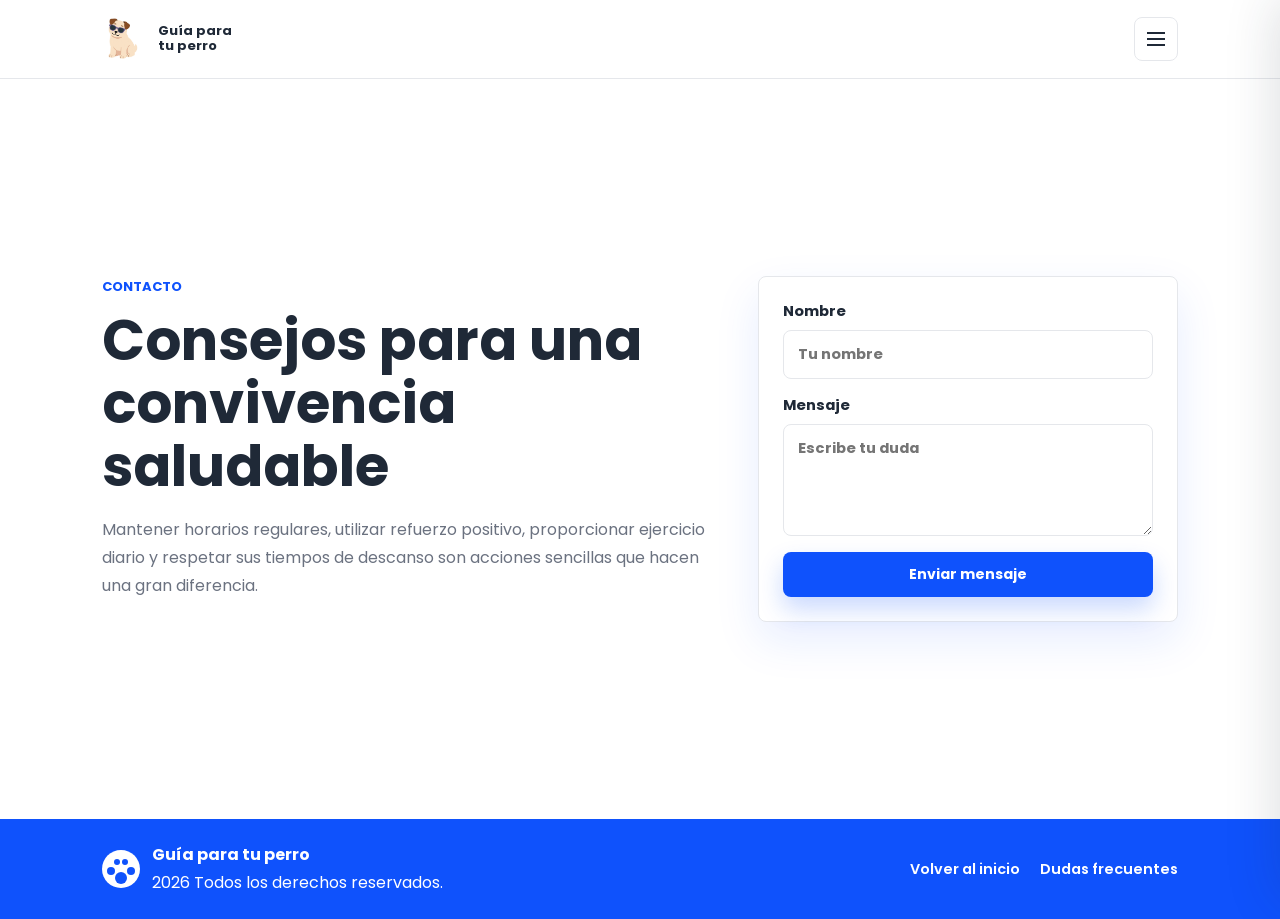
<file: contacto.html>
<!DOCTYPE html>
<html lang="es">
<head>
  <meta charset="UTF-8">
  <meta name="viewport" content="width=device-width, initial-scale=1.0">
  <title>Contacto | Guía para tu perro</title>
  <link rel="preconnect" href="https://fonts.googleapis.com">
  <link rel="preconnect" href="https://fonts.gstatic.com" crossorigin>
  <link href="https://fonts.googleapis.com/css2?family=Poppins:wght@300;400;500;600;700&display=swap" rel="stylesheet">
  <link rel="stylesheet" href="estilos.css">
</head>
<body>
  <header class="site-header">
    <a class="brand" href="index.html"><span class="brand-icon" aria-hidden="true"><img src="img/logo-perro.png" alt=""></span><span>Guía para<br>tu perro</span></a>
    <button class="menu-toggle" type="button" aria-label="Abrir menú" aria-expanded="false" aria-controls="menu-principal"><span></span><span></span><span></span></button>
    <nav class="main-nav" id="menu-principal" aria-label="Navegación principal">
      <p class="menu-label">Menú de secciones</p>
      <a href="index.html">Inicio</a>
      <a href="primerosdias.html">Primeros días</a>
      <a href="rutinas.html">Rutinas</a>
      <a href="guias.html">Guías</a>
      <a href="porqueimporta.html">Por qué importa</a>
      <a href="dudasfrecuentes.html">Dudas frecuentes</a>
      <a href="contacto.html" class="nav-button active-link">Contacto</a>
    </nav>
  </header>
  <div class="menu-backdrop" hidden></div>

  <main>
    <section class="section contact-section page-start">
      <div>
        <p class="eyebrow">Contacto</p>
        <h1>Consejos para una convivencia saludable</h1>
        <p>
          Mantener horarios regulares, utilizar refuerzo positivo, proporcionar
          ejercicio diario y respetar sus tiempos de descanso son acciones
          sencillas que hacen una gran diferencia.
        </p>
      </div>
      <form class="contact-card">
        <label>Nombre<input type="text" name="nombre" placeholder="Tu nombre"></label>
        <label>Mensaje<textarea name="mensaje" rows="4" placeholder="Escribe tu duda"></textarea></label>
        <button class="primary-button as-button" type="submit">Enviar mensaje</button>
      </form>
    </section>
  </main>

  <nav class="bottom-nav" aria-label="Navegación móvil"><a href="index.html"><span class="mini-icon home-icon"></span>Inicio</a><a href="rutinas.html"><span class="mini-icon clock-icon"></span>Rutina</a><a href="guias.html"><span class="mini-icon checklist-icon"></span>Guías</a><a href="contacto.html"><span class="mini-icon heart-icon"></span>Contacto</a></nav>
  <footer class="site-footer"><div class="footer-brand"><span class="footer-icon" aria-hidden="true"></span><p><strong>Guía para tu perro</strong><br>2026 Todos los derechos reservados.</p></div><div class="footer-links"><a href="index.html">Volver al inicio</a><a href="dudasfrecuentes.html">Dudas frecuentes</a></div></footer>
  <script src="script.js"></script>
</body>
</html>
</file>
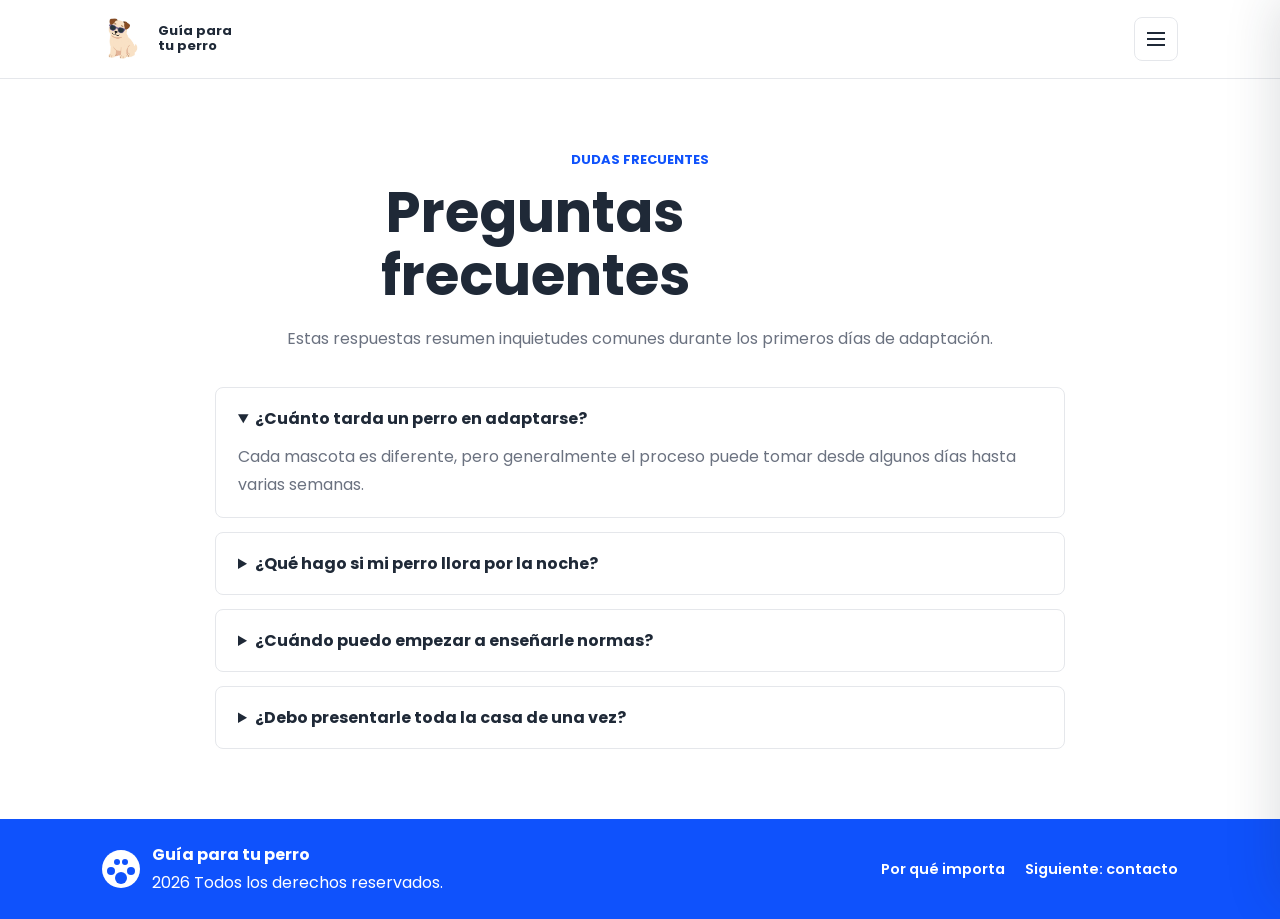
<file: dudasfrecuentes.html>
<!DOCTYPE html>
<html lang="es">
<head>
  <meta charset="UTF-8">
  <meta name="viewport" content="width=device-width, initial-scale=1.0">
  <title>Dudas frecuentes | Guía para tu perro</title>
  <link rel="preconnect" href="https://fonts.googleapis.com">
  <link rel="preconnect" href="https://fonts.gstatic.com" crossorigin>
  <link href="https://fonts.googleapis.com/css2?family=Poppins:wght@300;400;500;600;700&display=swap" rel="stylesheet">
  <link rel="stylesheet" href="estilos.css">
</head>
<body>
  <header class="site-header">
    <a class="brand" href="index.html"><span class="brand-icon" aria-hidden="true"><img src="img/logo-perro.png" alt=""></span><span>Guía para<br>tu perro</span></a>
    <button class="menu-toggle" type="button" aria-label="Abrir menú" aria-expanded="false" aria-controls="menu-principal"><span></span><span></span><span></span></button>
    <nav class="main-nav" id="menu-principal" aria-label="Navegación principal">
      <p class="menu-label">Menú de secciones</p>
      <a href="index.html">Inicio</a>
      <a href="primerosdias.html">Primeros días</a>
      <a href="rutinas.html">Rutinas</a>
      <a href="guias.html">Guías</a>
      <a href="porqueimporta.html">Por qué importa</a>
      <a href="dudasfrecuentes.html" class="active-link">Dudas frecuentes</a>
      <a href="contacto.html" class="nav-button">Contacto</a>
    </nav>
  </header>
  <div class="menu-backdrop" hidden></div>

  <main>
    <section class="section page-start">
      <div class="section-heading centered">
        <p class="eyebrow">Dudas frecuentes</p>
        <h1>Preguntas frecuentes</h1>
        <p>Estas respuestas resumen inquietudes comunes durante los primeros días de adaptación.</p>
      </div>
      <div class="faq-list">
        <details open><summary>¿Cuánto tarda un perro en adaptarse?</summary><p>Cada mascota es diferente, pero generalmente el proceso puede tomar desde algunos días hasta varias semanas.</p></details>
        <details><summary>¿Qué hago si mi perro llora por la noche?</summary><p>Es importante mantener la calma y ofrecerle un espacio cómodo y seguro sin reforzar conductas de ansiedad.</p></details>
        <details><summary>¿Cuándo puedo empezar a enseñarle normas?</summary><p>Desde el primer día, pero con indicaciones simples, tono amable y premios cuando responda bien.</p></details>
        <details><summary>¿Debo presentarle toda la casa de una vez?</summary><p>Es mejor hacerlo poco a poco para que pueda explorar sin sentirse sobreestimulado.</p></details>
      </div>
    </section>
  </main>

  <nav class="bottom-nav" aria-label="Navegación móvil"><a href="index.html"><span class="mini-icon home-icon"></span>Inicio</a><a href="rutinas.html"><span class="mini-icon clock-icon"></span>Rutina</a><a href="guias.html"><span class="mini-icon checklist-icon"></span>Guías</a><a href="contacto.html"><span class="mini-icon heart-icon"></span>Contacto</a></nav>
  <footer class="site-footer"><div class="footer-brand"><span class="footer-icon" aria-hidden="true"></span><p><strong>Guía para tu perro</strong><br>2026 Todos los derechos reservados.</p></div><div class="footer-links"><a href="porqueimporta.html">Por qué importa</a><a href="contacto.html">Siguiente: contacto</a></div></footer>
  <script src="script.js"></script>
</body>
</html>
</file>
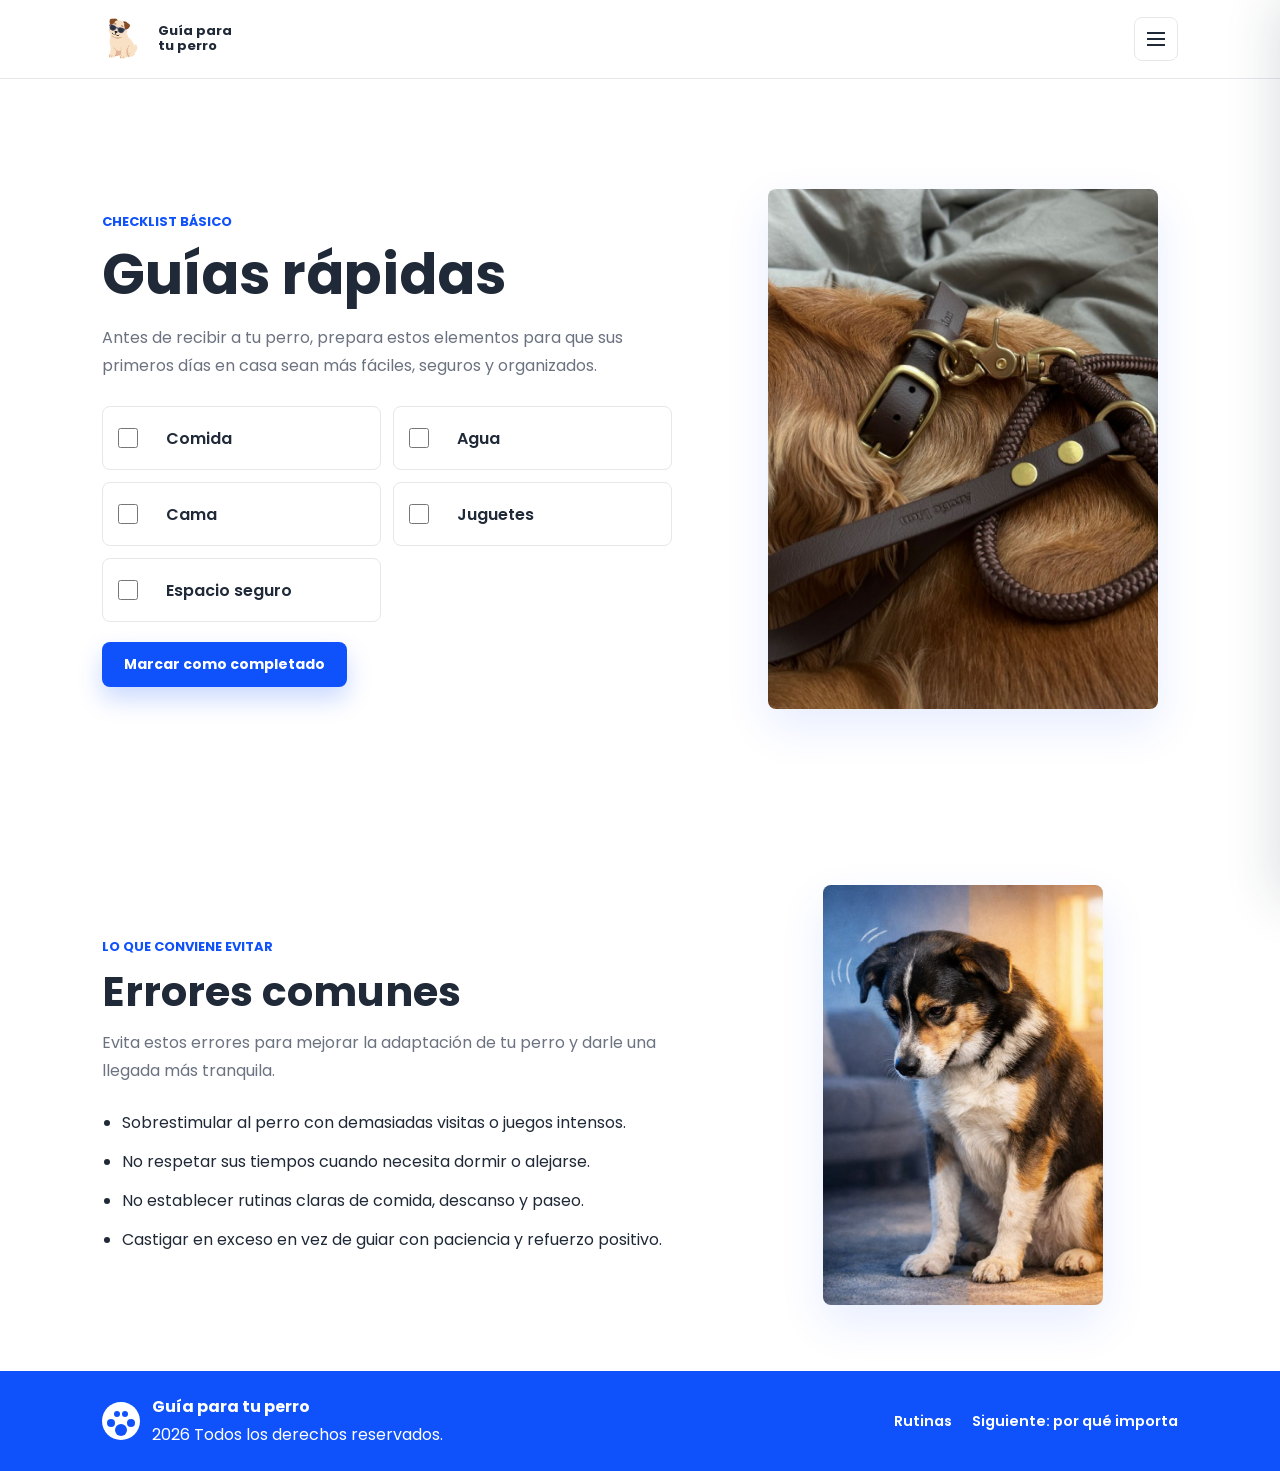
<file: guias.html>
<!DOCTYPE html>
<html lang="es">
<head>
  <meta charset="UTF-8">
  <meta name="viewport" content="width=device-width, initial-scale=1.0">
  <title>Guías | Guía para tu perro</title>
  <link rel="preconnect" href="https://fonts.googleapis.com">
  <link rel="preconnect" href="https://fonts.gstatic.com" crossorigin>
  <link href="https://fonts.googleapis.com/css2?family=Poppins:wght@300;400;500;600;700&display=swap" rel="stylesheet">
  <link rel="stylesheet" href="estilos.css">
</head>
<body>
  <header class="site-header">
    <a class="brand" href="index.html"><span class="brand-icon" aria-hidden="true"><img src="img/logo-perro.png" alt=""></span><span>Guía para<br>tu perro</span></a>
    <button class="menu-toggle" type="button" aria-label="Abrir menú" aria-expanded="false" aria-controls="menu-principal"><span></span><span></span><span></span></button>
    <nav class="main-nav" id="menu-principal" aria-label="Navegación principal">
      <p class="menu-label">Menú de secciones</p>
      <a href="index.html">Inicio</a>
      <a href="primerosdias.html">Primeros días</a>
      <a href="rutinas.html">Rutinas</a>
      <a href="guias.html" class="active-link">Guías</a>
      <a href="porqueimporta.html">Por qué importa</a>
      <a href="dudasfrecuentes.html">Dudas frecuentes</a>
      <a href="contacto.html" class="nav-button">Contacto</a>
    </nav>
  </header>
  <div class="menu-backdrop" hidden></div>

  <main>
    <section class="section split-section page-start">
      <div class="section-copy">
        <p class="eyebrow">Checklist básico</p>
        <h1>Guías rápidas</h1>
        <p>Antes de recibir a tu perro, prepara estos elementos para que sus primeros días en casa sean más fáciles, seguros y organizados.</p>
        <div class="checklist" aria-label="Checklist de primeros días">
          <label><input type="checkbox"><span></span>Comida</label>
          <label><input type="checkbox"><span></span>Agua</label>
          <label><input type="checkbox"><span></span>Cama</label>
          <label><input type="checkbox"><span></span>Juguetes</label>
          <label><input type="checkbox"><span></span>Espacio seguro</label>
        </div>
        <button class="primary-button as-button" type="button" id="completeChecklist">Marcar como completado</button>
      </div>
      <div class="section-image tall-image"><img src="img/guiaperro1.jpg" alt="Accesorios de paseo para perro"></div>
    </section>

    <section class="section split-section">
      <div class="section-copy">
        <p class="eyebrow">Lo que conviene evitar</p>
        <h2>Errores comunes</h2>
        <p>Evita estos errores para mejorar la adaptación de tu perro y darle una llegada más tranquila.</p>
        <ul class="check-list">
          <li>Sobrestimular al perro con demasiadas visitas o juegos intensos.</li>
          <li>No respetar sus tiempos cuando necesita dormir o alejarse.</li>
          <li>No establecer rutinas claras de comida, descanso y paseo.</li>
          <li>Castigar en exceso en vez de guiar con paciencia y refuerzo positivo.</li>
        </ul>
      </div>
      <div class="section-image"><img src="img/errorescomunes.jpg" alt="Perro inseguro durante su adaptación"></div>
    </section>
  </main>

  <nav class="bottom-nav" aria-label="Navegación móvil"><a href="index.html"><span class="mini-icon home-icon"></span>Inicio</a><a href="rutinas.html"><span class="mini-icon clock-icon"></span>Rutina</a><a href="guias.html"><span class="mini-icon checklist-icon"></span>Guías</a><a href="contacto.html"><span class="mini-icon heart-icon"></span>Contacto</a></nav>
  <footer class="site-footer"><div class="footer-brand"><span class="footer-icon" aria-hidden="true"></span><p><strong>Guía para tu perro</strong><br>2026 Todos los derechos reservados.</p></div><div class="footer-links"><a href="rutinas.html">Rutinas</a><a href="porqueimporta.html">Siguiente: por qué importa</a></div></footer>
  <script src="script.js"></script>
</body>
</html>
</file>
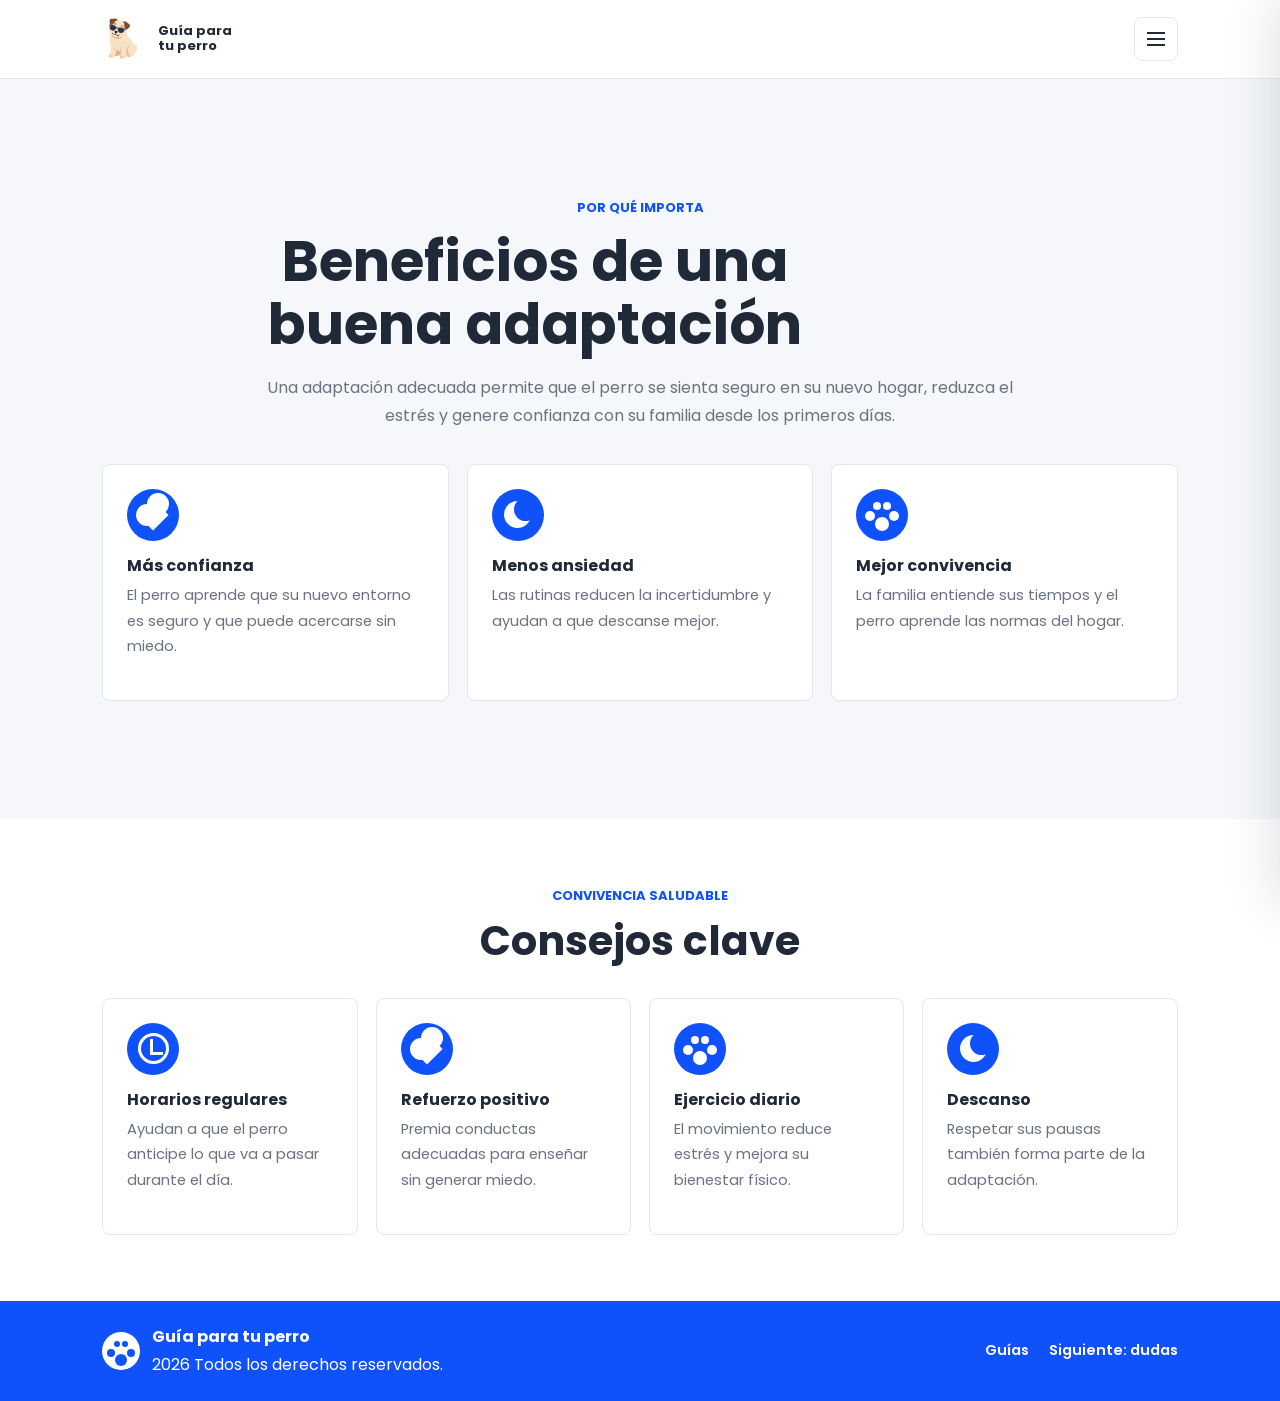
<file: porqueimporta.html>
<!DOCTYPE html>
<html lang="es">
<head>
  <meta charset="UTF-8">
  <meta name="viewport" content="width=device-width, initial-scale=1.0">
  <title>Por qué importa | Guía para tu perro</title>
  <link rel="preconnect" href="https://fonts.googleapis.com">
  <link rel="preconnect" href="https://fonts.gstatic.com" crossorigin>
  <link href="https://fonts.googleapis.com/css2?family=Poppins:wght@300;400;500;600;700&display=swap" rel="stylesheet">
  <link rel="stylesheet" href="estilos.css">
</head>
<body>
  <header class="site-header">
    <a class="brand" href="index.html"><span class="brand-icon" aria-hidden="true"><img src="img/logo-perro.png" alt=""></span><span>Guía para<br>tu perro</span></a>
    <button class="menu-toggle" type="button" aria-label="Abrir menú" aria-expanded="false" aria-controls="menu-principal"><span></span><span></span><span></span></button>
    <nav class="main-nav" id="menu-principal" aria-label="Navegación principal">
      <p class="menu-label">Menú de secciones</p>
      <a href="index.html">Inicio</a>
      <a href="primerosdias.html">Primeros días</a>
      <a href="rutinas.html">Rutinas</a>
      <a href="guias.html">Guías</a>
      <a href="porqueimporta.html" class="active-link">Por qué importa</a>
      <a href="dudasfrecuentes.html">Dudas frecuentes</a>
      <a href="contacto.html" class="nav-button">Contacto</a>
    </nav>
  </header>
  <div class="menu-backdrop" hidden></div>

  <main>
    <section class="section soft-section page-start">
      <div class="section-heading centered">
        <p class="eyebrow">Por qué importa</p>
        <h1>Beneficios de una buena adaptación</h1>
        <p>
          Una adaptación adecuada permite que el perro se sienta seguro en su
          nuevo hogar, reduzca el estrés y genere confianza con su familia desde
          los primeros días.
        </p>
      </div>
      <div class="cards three-columns">
        <article class="feature-card"><span class="circle-icon heart-icon" aria-hidden="true"></span><h3>Más confianza</h3><p>El perro aprende que su nuevo entorno es seguro y que puede acercarse sin miedo.</p></article>
        <article class="feature-card"><span class="circle-icon moon-icon" aria-hidden="true"></span><h3>Menos ansiedad</h3><p>Las rutinas reducen la incertidumbre y ayudan a que descanse mejor.</p></article>
        <article class="feature-card"><span class="circle-icon paw-icon" aria-hidden="true"></span><h3>Mejor convivencia</h3><p>La familia entiende sus tiempos y el perro aprende las normas del hogar.</p></article>
      </div>
    </section>

    <section class="section">
      <div class="section-heading centered">
        <p class="eyebrow">Convivencia saludable</p>
        <h2>Consejos clave</h2>
      </div>
      <div class="cards four-columns">
        <article class="feature-card"><span class="circle-icon clock-icon" aria-hidden="true"></span><h3>Horarios regulares</h3><p>Ayudan a que el perro anticipe lo que va a pasar durante el día.</p></article>
        <article class="feature-card"><span class="circle-icon heart-icon" aria-hidden="true"></span><h3>Refuerzo positivo</h3><p>Premia conductas adecuadas para enseñar sin generar miedo.</p></article>
        <article class="feature-card"><span class="circle-icon paw-icon" aria-hidden="true"></span><h3>Ejercicio diario</h3><p>El movimiento reduce estrés y mejora su bienestar físico.</p></article>
        <article class="feature-card"><span class="circle-icon moon-icon" aria-hidden="true"></span><h3>Descanso</h3><p>Respetar sus pausas también forma parte de la adaptación.</p></article>
      </div>
    </section>
  </main>

  <nav class="bottom-nav" aria-label="Navegación móvil"><a href="index.html"><span class="mini-icon home-icon"></span>Inicio</a><a href="rutinas.html"><span class="mini-icon clock-icon"></span>Rutina</a><a href="guias.html"><span class="mini-icon checklist-icon"></span>Guías</a><a href="contacto.html"><span class="mini-icon heart-icon"></span>Contacto</a></nav>
  <footer class="site-footer"><div class="footer-brand"><span class="footer-icon" aria-hidden="true"></span><p><strong>Guía para tu perro</strong><br>2026 Todos los derechos reservados.</p></div><div class="footer-links"><a href="guias.html">Guías</a><a href="dudasfrecuentes.html">Siguiente: dudas</a></div></footer>
  <script src="script.js"></script>
</body>
</html>
</file>
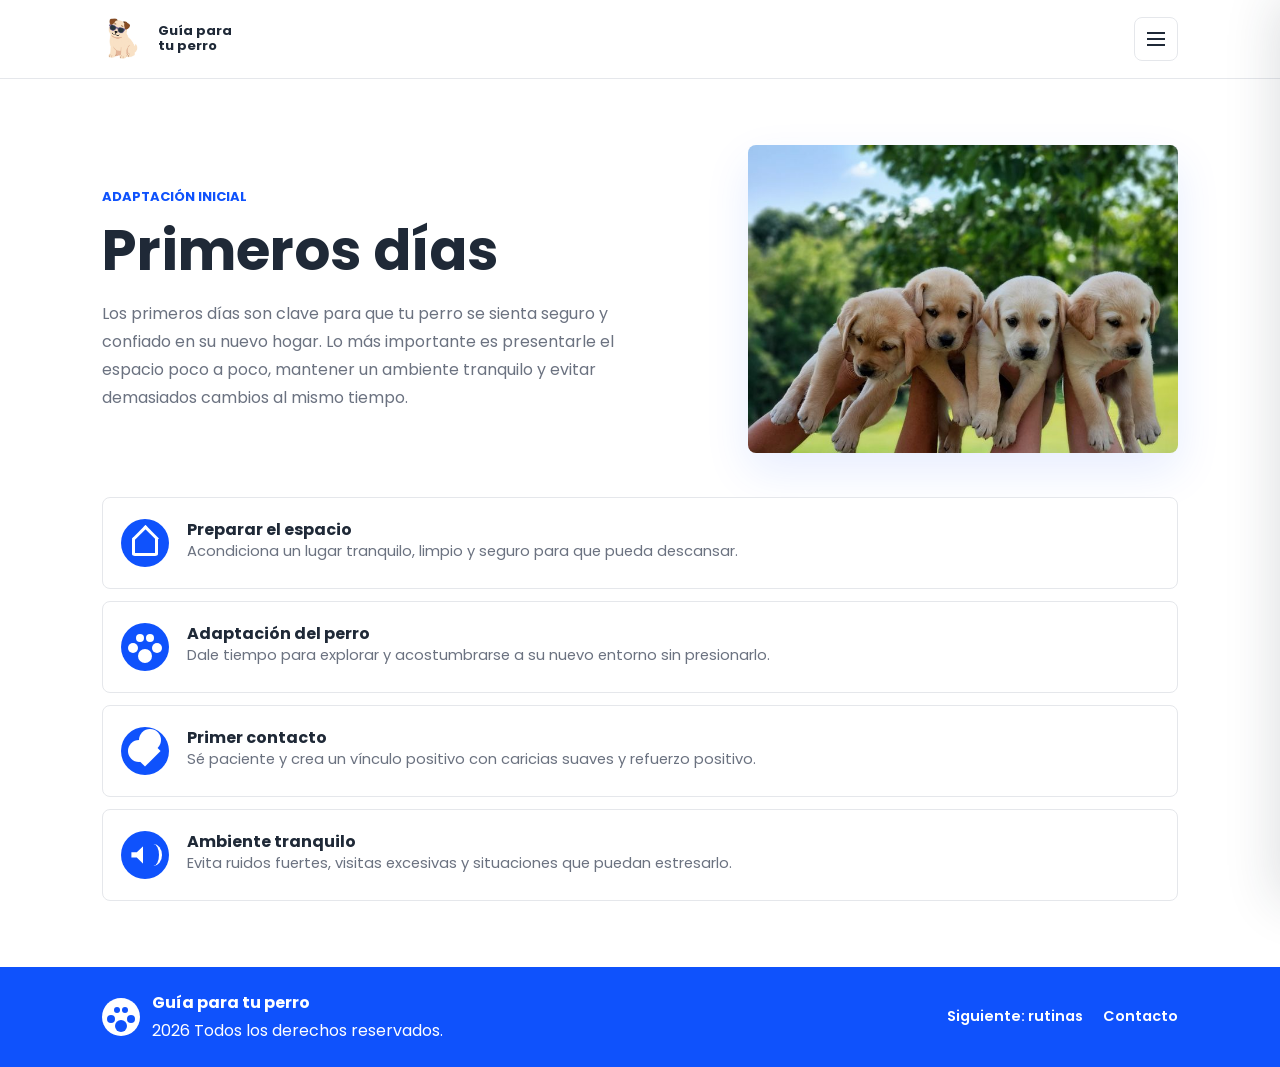
<file: primerosdias.html>
<!DOCTYPE html>
<html lang="es">
<head>
  <meta charset="UTF-8">
  <meta name="viewport" content="width=device-width, initial-scale=1.0">
  <title>Primeros días | Guía para tu perro</title>
  <link rel="preconnect" href="https://fonts.googleapis.com">
  <link rel="preconnect" href="https://fonts.gstatic.com" crossorigin>
  <link href="https://fonts.googleapis.com/css2?family=Poppins:wght@300;400;500;600;700&display=swap" rel="stylesheet">
  <link rel="stylesheet" href="estilos.css">
</head>
<body>
  <header class="site-header">
    <a class="brand" href="index.html"><span class="brand-icon" aria-hidden="true"><img src="img/logo-perro.png" alt=""></span><span>Guía para<br>tu perro</span></a>
    <button class="menu-toggle" type="button" aria-label="Abrir menú" aria-expanded="false" aria-controls="menu-principal"><span></span><span></span><span></span></button>
    <nav class="main-nav" id="menu-principal" aria-label="Navegación principal">
      <p class="menu-label">Menú de secciones</p>
      <a href="index.html">Inicio</a>
      <a href="primerosdias.html" class="active-link">Primeros días</a>
      <a href="rutinas.html">Rutinas</a>
      <a href="guias.html">Guías</a>
      <a href="porqueimporta.html">Por qué importa</a>
      <a href="dudasfrecuentes.html">Dudas frecuentes</a>
      <a href="contacto.html" class="nav-button">Contacto</a>
    </nav>
  </header>
  <div class="menu-backdrop" hidden></div>

  <main>
    <section class="section split-section page-start">
      <div class="section-copy">
        <p class="eyebrow">Adaptación inicial</p>
        <h1>Primeros días</h1>
        <p>
          Los primeros días son clave para que tu perro se sienta seguro y
          confiado en su nuevo hogar. Lo más importante es presentarle el espacio
          poco a poco, mantener un ambiente tranquilo y evitar demasiados cambios
          al mismo tiempo.
        </p>
      </div>
      <div class="section-image">
        <img src="img/primerosdias.jpg" alt="Cachorros juntos al aire libre">
      </div>
      <div class="info-list full-width">
        <article class="list-item"><span class="circle-icon home-icon" aria-hidden="true"></span><div><h3>Preparar el espacio</h3><p>Acondiciona un lugar tranquilo, limpio y seguro para que pueda descansar.</p></div></article>
        <article class="list-item"><span class="circle-icon paw-icon" aria-hidden="true"></span><div><h3>Adaptación del perro</h3><p>Dale tiempo para explorar y acostumbrarse a su nuevo entorno sin presionarlo.</p></div></article>
        <article class="list-item"><span class="circle-icon heart-icon" aria-hidden="true"></span><div><h3>Primer contacto</h3><p>Sé paciente y crea un vínculo positivo con caricias suaves y refuerzo positivo.</p></div></article>
        <article class="list-item"><span class="circle-icon sound-icon" aria-hidden="true"></span><div><h3>Ambiente tranquilo</h3><p>Evita ruidos fuertes, visitas excesivas y situaciones que puedan estresarlo.</p></div></article>
      </div>
    </section>
  </main>

  <nav class="bottom-nav" aria-label="Navegación móvil">
    <a href="index.html"><span class="mini-icon home-icon"></span>Inicio</a>
    <a href="rutinas.html"><span class="mini-icon clock-icon"></span>Rutina</a>
    <a href="guias.html"><span class="mini-icon checklist-icon"></span>Guías</a>
    <a href="contacto.html"><span class="mini-icon heart-icon"></span>Contacto</a>
  </nav>
  <footer class="site-footer"><div class="footer-brand"><span class="footer-icon" aria-hidden="true"></span><p><strong>Guía para tu perro</strong><br>2026 Todos los derechos reservados.</p></div><div class="footer-links"><a href="rutinas.html">Siguiente: rutinas</a><a href="contacto.html">Contacto</a></div></footer>
  <script src="script.js"></script>
</body>
</html>
</file>
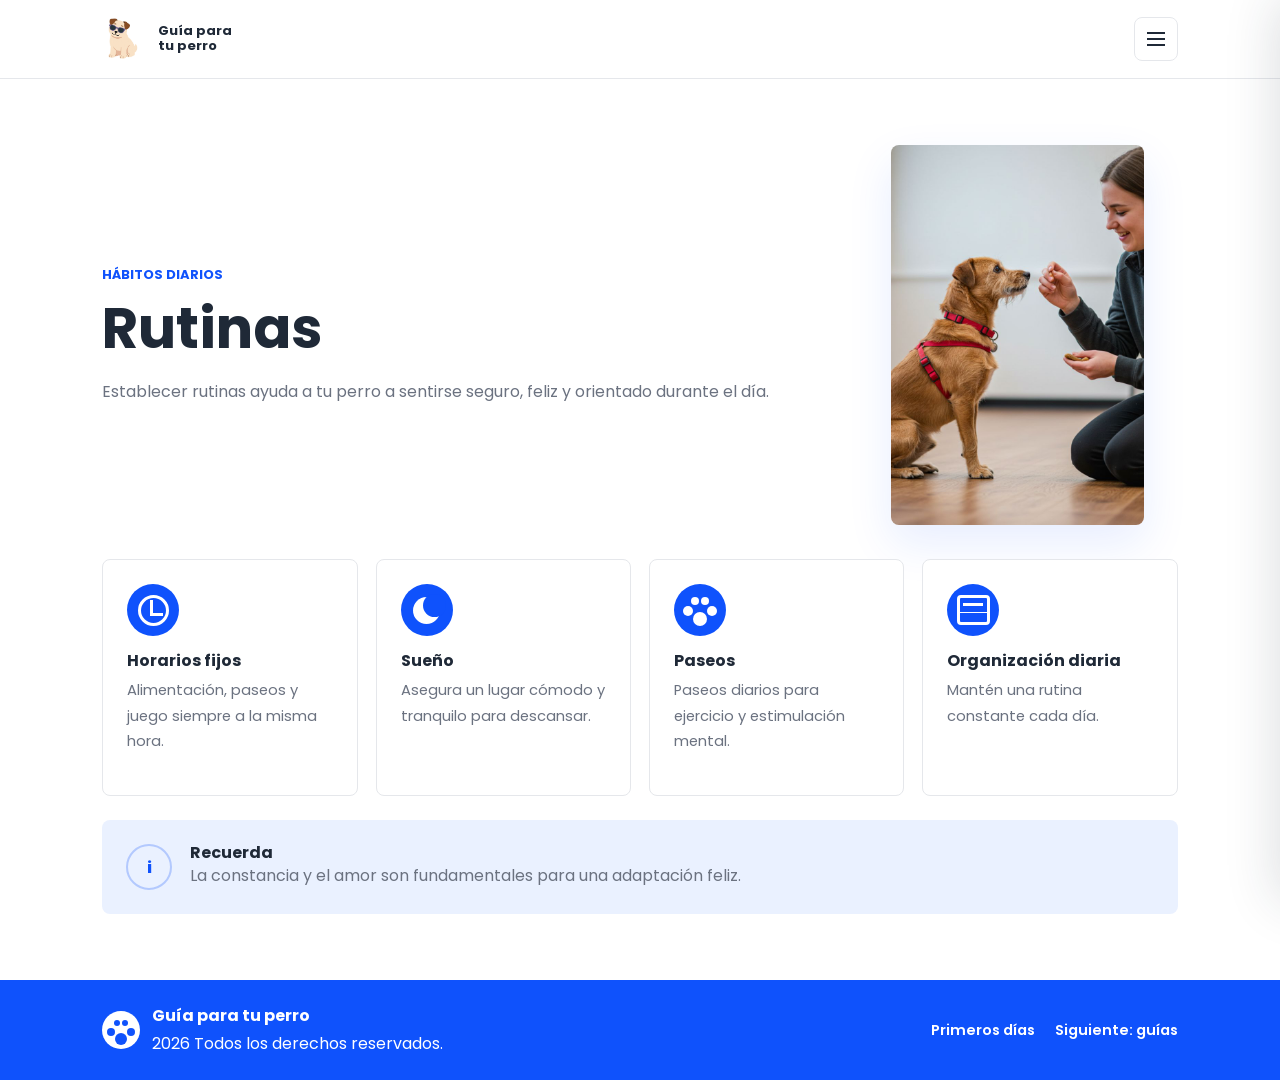
<file: rutinas.html>
<!DOCTYPE html>
<html lang="es">
<head>
  <meta charset="UTF-8">
  <meta name="viewport" content="width=device-width, initial-scale=1.0">
  <title>Rutinas | Guía para tu perro</title>
  <link rel="preconnect" href="https://fonts.googleapis.com">
  <link rel="preconnect" href="https://fonts.gstatic.com" crossorigin>
  <link href="https://fonts.googleapis.com/css2?family=Poppins:wght@300;400;500;600;700&display=swap" rel="stylesheet">
  <link rel="stylesheet" href="estilos.css">
</head>
<body>
  <header class="site-header">
    <a class="brand" href="index.html"><span class="brand-icon" aria-hidden="true"><img src="img/logo-perro.png" alt=""></span><span>Guía para<br>tu perro</span></a>
    <button class="menu-toggle" type="button" aria-label="Abrir menú" aria-expanded="false" aria-controls="menu-principal"><span></span><span></span><span></span></button>
    <nav class="main-nav" id="menu-principal" aria-label="Navegación principal">
      <p class="menu-label">Menú de secciones</p>
      <a href="index.html">Inicio</a>
      <a href="primerosdias.html">Primeros días</a>
      <a href="rutinas.html" class="active-link">Rutinas</a>
      <a href="guias.html">Guías</a>
      <a href="porqueimporta.html">Por qué importa</a>
      <a href="dudasfrecuentes.html">Dudas frecuentes</a>
      <a href="contacto.html" class="nav-button">Contacto</a>
    </nav>
  </header>
  <div class="menu-backdrop" hidden></div>

  <main>
    <section class="section page-start">
      <div class="section-heading two-column-heading">
        <div>
          <p class="eyebrow">Hábitos diarios</p>
          <h1>Rutinas</h1>
          <p>Establecer rutinas ayuda a tu perro a sentirse seguro, feliz y orientado durante el día.</p>
        </div>
        <img src="img/rutinas.jpg" alt="Persona entrenando a un perro con premios">
      </div>
      <div class="cards four-columns">
        <article class="feature-card"><span class="circle-icon clock-icon" aria-hidden="true"></span><h3>Horarios fijos</h3><p>Alimentación, paseos y juego siempre a la misma hora.</p></article>
        <article class="feature-card"><span class="circle-icon moon-icon" aria-hidden="true"></span><h3>Sueño</h3><p>Asegura un lugar cómodo y tranquilo para descansar.</p></article>
        <article class="feature-card"><span class="circle-icon paw-icon" aria-hidden="true"></span><h3>Paseos</h3><p>Paseos diarios para ejercicio y estimulación mental.</p></article>
        <article class="feature-card"><span class="circle-icon calendar-icon" aria-hidden="true"></span><h3>Organización diaria</h3><p>Mantén una rutina constante cada día.</p></article>
      </div>
      <aside class="note-box"><span class="note-icon" aria-hidden="true">i</span><div><h3>Recuerda</h3><p>La constancia y el amor son fundamentales para una adaptación feliz.</p></div></aside>
    </section>
  </main>

  <nav class="bottom-nav" aria-label="Navegación móvil"><a href="index.html"><span class="mini-icon home-icon"></span>Inicio</a><a href="rutinas.html"><span class="mini-icon clock-icon"></span>Rutina</a><a href="guias.html"><span class="mini-icon checklist-icon"></span>Guías</a><a href="contacto.html"><span class="mini-icon heart-icon"></span>Contacto</a></nav>
  <footer class="site-footer"><div class="footer-brand"><span class="footer-icon" aria-hidden="true"></span><p><strong>Guía para tu perro</strong><br>2026 Todos los derechos reservados.</p></div><div class="footer-links"><a href="primerosdias.html">Primeros días</a><a href="guias.html">Siguiente: guías</a></div></footer>
  <script src="script.js"></script>
</body>
</html>
</file>
<file: estilos.css>
:root {
  --azul: #0F52FC;
  --azul-hover: #073DD0;
  --azul-suave: #EAF1FF;
  --fondo: #F5F7FA;
  --linea: #E5E7EB;
  --texto: #1F2937;
  --gris: #6B7280;
  --blanco: #FFFFFF;
  --sombra: 0 18px 45px rgba(15, 82, 252, 0.10);
}

* {
  margin: 0;
  padding: 0;
  box-sizing: border-box;
}

html {
  scroll-behavior: smooth;
}

body {
  min-width: 320px;
  background: var(--blanco);
  color: var(--texto);
  font-family: "Poppins", Arial, sans-serif;
  font-size: 16px;
}

img {
  display: block;
  max-width: 100%;
}

a {
  color: inherit;
  text-decoration: none;
}

.site-header {
  position: sticky;
  top: 0;
  z-index: 40;
  display: flex;
  align-items: center;
  justify-content: space-between;
  gap: 24px;
  min-height: 78px;
  padding: 16px 8%;
  background: rgba(255, 255, 255, 0.96);
  border-bottom: 1px solid var(--linea);
}

.brand {
  display: inline-flex;
  align-items: center;
  gap: 10px;
  font-size: 13px;
  font-weight: 700;
  line-height: 1.15;
}

.brand-icon {
  display: grid;
  place-items: center;
  width: 46px;
  height: 46px;
  color: var(--azul);
}

.brand-icon img {
  width: 42px;
  height: 48px;
  object-fit: contain;
  object-position: center;
}

.main-nav {
  position: fixed;
  top: 0;
  right: 0;
  bottom: 0;
  z-index: 40;
  display: flex;
  flex-direction: column;
  align-items: stretch;
  width: min(390px, 88vw);
  padding: 104px 28px 28px;
  gap: 8px;
  background: var(--blanco);
  border-left: 1px solid var(--linea);
  box-shadow: -22px 0 50px rgba(31, 41, 55, 0.16);
  font-size: 14px;
  font-weight: 600;
  transform: translateX(105%);
  transition: transform 0.25s ease;
}

.main-nav.is-open {
  transform: translateX(0);
}

.menu-label {
  margin-bottom: 10px;
  color: var(--azul);
  font-size: 13px;
  font-weight: 700;
  text-transform: uppercase;
}

.main-nav a {
  position: relative;
  padding: 13px 0;
  border-bottom: 1px solid var(--linea);
}

.main-nav a:hover {
  color: var(--azul);
}

.main-nav .active-link {
  color: var(--azul);
}

.main-nav a:not(.nav-button)::after {
  position: absolute;
  left: 0;
  bottom: 0;
  width: 0;
  height: 2px;
  content: "";
  background: var(--azul);
  transition: width 0.2s ease;
}

.main-nav a:hover::after {
  width: 100%;
}

.nav-button,
.primary-button {
  display: inline-flex;
  align-items: center;
  justify-content: center;
  min-height: 44px;
  padding: 12px 22px;
  border: 0;
  border-radius: 8px;
  background: var(--azul);
  color: var(--blanco);
  font-family: inherit;
  font-size: 14px;
  font-weight: 700;
  cursor: pointer;
  box-shadow: 0 12px 24px rgba(15, 82, 252, 0.22);
  transition: transform 0.2s ease, background 0.2s ease;
}

.nav-button:hover,
.primary-button:hover {
  background: var(--azul-hover);
  color: var(--blanco);
  transform: translateY(-1px);
}

.nav-button::after {
  display: none;
}

.menu-toggle {
  position: relative;
  z-index: 45;
  display: block;
  width: 44px;
  height: 44px;
  border: 1px solid var(--linea);
  border-radius: 8px;
  background: var(--blanco);
  cursor: pointer;
}

.menu-toggle span {
  display: block;
  width: 18px;
  height: 2px;
  margin: 4px auto;
  background: var(--texto);
  transition: transform 0.2s ease, opacity 0.2s ease;
}

.menu-toggle.is-active span:nth-child(1) {
  transform: translateY(6px) rotate(45deg);
}

.menu-toggle.is-active span:nth-child(2) {
  opacity: 0;
}

.menu-toggle.is-active span:nth-child(3) {
  transform: translateY(-6px) rotate(-45deg);
}

.menu-backdrop {
  position: fixed;
  inset: 0;
  z-index: 35;
  background: rgba(31, 41, 55, 0.32);
  backdrop-filter: blur(3px);
}

.hero {
  display: grid;
  grid-template-columns: minmax(0, 1fr) minmax(280px, 460px);
  align-items: center;
  gap: 56px;
  padding: 70px 8% 54px;
}

.hero-copy,
.section-copy {
  max-width: 570px;
}

.eyebrow {
  margin-bottom: 10px;
  color: var(--azul);
  font-size: 13px;
  font-weight: 700;
  text-transform: uppercase;
}

h1,
h2,
h3 {
  line-height: 1.12;
}

h1 {
  max-width: 570px;
  margin-bottom: 18px;
  font-size: clamp(2rem, 4.4vw, 4rem);
  font-weight: 700;
}

h2 {
  margin-bottom: 14px;
  font-size: clamp(1.8rem, 3.2vw, 3.2rem);
}

h3 {
  font-size: 1rem;
}

p {
  color: var(--gris);
  line-height: 1.75;
}

.hero-copy p:not(.eyebrow) {
  max-width: 520px;
  margin-bottom: 24px;
  font-size: 1.05rem;
}

.hero-media {
  position: relative;
  min-height: 360px;
}

.hero-media::before {
  position: absolute;
  inset: 35px 0 0 48px;
  content: "";
  border-radius: 50% 42% 48% 44%;
  background: var(--azul-suave);
}

.hero-media img {
  position: relative;
  width: auto;
  max-width: min(100%, 390px);
  height: auto;
  max-height: 480px;
  margin-left: auto;
  border-radius: 40px;
  object-fit: contain;
  box-shadow: var(--sombra);
}

.section {
  padding: 66px 8%;
}

.page-start {
  min-height: calc(100vh - 160px);
  align-content: center;
}

.compact-section {
  padding-top: 22px;
}

.section-heading {
  margin-bottom: 34px;
}

.centered {
  max-width: 780px;
  margin-right: auto;
  margin-left: auto;
  text-align: center;
}

.two-column-heading {
  display: grid;
  grid-template-columns: minmax(0, 1fr) 320px;
  align-items: center;
  gap: 44px;
}

.two-column-heading img,
.section-image img {
  width: auto;
  max-width: 100%;
  height: auto;
  margin: 0 auto;
  border-radius: 8px;
  object-fit: contain;
  box-shadow: var(--sombra);
}

.two-column-heading img {
  max-height: 380px;
}

.cards {
  display: grid;
  gap: 18px;
}

.four-columns {
  grid-template-columns: repeat(4, minmax(0, 1fr));
}

.three-columns {
  grid-template-columns: repeat(3, minmax(0, 1fr));
}

.feature-card,
.list-item,
.contact-card,
.faq-list details {
  border: 1px solid var(--linea);
  border-radius: 8px;
  background: var(--blanco);
}

.feature-card {
  display: flex;
  flex-direction: column;
  align-items: flex-start;
  min-height: 190px;
  padding: 24px;
  transition: border 0.2s ease, box-shadow 0.2s ease, transform 0.2s ease;
}

.feature-card:hover {
  border-color: rgba(15, 82, 252, 0.35);
  box-shadow: var(--sombra);
  transform: translateY(-3px);
}

.feature-card h3 {
  margin: 16px 0 8px;
}

.feature-card p {
  margin-bottom: 16px;
  font-size: 0.92rem;
}

.card-link {
  margin-top: auto;
  color: var(--azul);
  font-size: 0.88rem;
  font-weight: 700;
}

.circle-icon,
.mini-icon,
.footer-icon {
  position: relative;
  display: inline-grid;
  place-items: center;
  flex: 0 0 auto;
  width: 52px;
  height: 52px;
  border-radius: 50%;
  background: var(--azul);
  color: var(--blanco);
}

.circle-icon::before,
.circle-icon::after,
.mini-icon::before,
.mini-icon::after,
.footer-icon::before,
.footer-icon::after {
  position: absolute;
  content: "";
}

.home-icon::before {
  width: 20px;
  height: 16px;
  border: 3px solid currentColor;
  border-top: 0;
  border-radius: 3px;
  transform: translateY(4px);
}

.home-icon::after {
  width: 16px;
  height: 16px;
  border-top: 3px solid currentColor;
  border-left: 3px solid currentColor;
  transform: translateY(-4px) rotate(45deg);
}

.clock-icon::before {
  width: 25px;
  height: 25px;
  border: 3px solid currentColor;
  border-radius: 50%;
}

.clock-icon::after {
  width: 10px;
  height: 13px;
  border-left: 3px solid currentColor;
  border-bottom: 3px solid currentColor;
  transform: translate(3px, -2px);
}

.alert-icon::before {
  width: 0;
  height: 0;
  border-right: 15px solid transparent;
  border-bottom: 27px solid currentColor;
  border-left: 15px solid transparent;
}

.alert-icon::after {
  width: 4px;
  height: 13px;
  background: var(--azul);
  box-shadow: 0 16px 0 var(--azul);
  transform: translateY(1px);
}

.checklist-icon::before {
  width: 24px;
  height: 26px;
  border: 3px solid currentColor;
  border-radius: 3px;
}

.checklist-icon::after {
  width: 12px;
  height: 6px;
  border-bottom: 3px solid currentColor;
  border-left: 3px solid currentColor;
  transform: rotate(-45deg);
}

.paw-icon::before {
  width: 14px;
  height: 14px;
  border-radius: 50%;
  background: currentColor;
  box-shadow: -12px -8px 0 -2px currentColor, 12px -8px 0 -2px currentColor, -5px -18px 0 -3px currentColor, 5px -18px 0 -3px currentColor;
  transform: translateY(9px);
}

.heart-icon::before {
  width: 22px;
  height: 22px;
  background: currentColor;
  transform: rotate(45deg);
}

.heart-icon::after {
  width: 22px;
  height: 22px;
  border-radius: 50%;
  background: currentColor;
  box-shadow: -11px 11px 0 currentColor;
  transform: translate(5px, -11px);
}

.sound-icon::before {
  width: 12px;
  height: 18px;
  background: currentColor;
  clip-path: polygon(0 35%, 45% 35%, 100% 0, 100% 100%, 45% 65%, 0 65%);
  transform: translateX(-8px);
}

.sound-icon::after {
  width: 14px;
  height: 22px;
  border-right: 3px solid currentColor;
  border-radius: 50%;
  transform: translateX(8px);
}

.moon-icon::before {
  width: 27px;
  height: 27px;
  border-radius: 50%;
  background: currentColor;
}

.moon-icon::after {
  width: 23px;
  height: 23px;
  border-radius: 50%;
  background: var(--azul);
  transform: translate(8px, -5px);
}

.calendar-icon::before {
  width: 27px;
  height: 24px;
  border: 3px solid currentColor;
  border-radius: 4px;
}

.calendar-icon::after {
  width: 20px;
  height: 3px;
  background: currentColor;
  box-shadow: -5px 8px 0 -1px currentColor, 5px 8px 0 -1px currentColor;
  transform: translateY(-6px);
}

.split-section {
  display: grid;
  grid-template-columns: minmax(0, 1fr) minmax(280px, 430px);
  align-items: center;
  gap: 44px;
}

.section-image img {
  max-height: 420px;
}

.tall-image img {
  max-height: 520px;
}

.full-width {
  grid-column: 1 / -1;
}

.info-list {
  display: grid;
  gap: 12px;
}

.list-item {
  display: flex;
  align-items: center;
  gap: 18px;
  min-height: 92px;
  padding: 18px;
}

.list-item .circle-icon {
  width: 48px;
  height: 48px;
}

.list-item p {
  font-size: 0.92rem;
}

.note-box {
  display: flex;
  align-items: center;
  gap: 18px;
  margin-top: 24px;
  padding: 24px;
  border-radius: 8px;
  background: var(--azul-suave);
}

.note-icon {
  display: grid;
  place-items: center;
  flex: 0 0 auto;
  width: 46px;
  height: 46px;
  border: 2px solid rgba(15, 82, 252, 0.25);
  border-radius: 50%;
  color: var(--azul);
  font-weight: 800;
}

.check-list {
  display: grid;
  gap: 12px;
  margin-top: 24px;
  padding-left: 20px;
  color: var(--texto);
  line-height: 1.7;
}

.checklist {
  display: grid;
  grid-template-columns: repeat(2, minmax(0, 1fr));
  gap: 12px;
  margin: 26px 0 20px;
}

.checklist label {
  display: flex;
  align-items: center;
  gap: 14px;
  min-height: 64px;
  padding: 15px;
  border: 1px solid var(--linea);
  border-radius: 8px;
  font-weight: 600;
  cursor: pointer;
}

.checklist input {
  width: 20px;
  height: 20px;
  accent-color: var(--azul);
}

.soft-section {
  background: var(--fondo);
}

.video-section {
  background: var(--blanco);
}

.video-card {
  max-width: 920px;
  margin: 0 auto;
  padding: 18px;
  border: 1px solid var(--linea);
  border-radius: 8px;
  background: var(--blanco);
  box-shadow: var(--sombra);
}

.video-card video {
  width: 100%;
  aspect-ratio: 16 / 9;
  border-radius: 8px;
  background: var(--fondo);
  object-fit: cover;
}

.video-card p {
  margin-top: 14px;
  font-size: 0.92rem;
  text-align: center;
}

.faq-list {
  display: grid;
  gap: 14px;
  max-width: 850px;
  margin: 0 auto;
}

.faq-list details {
  padding: 18px 22px;
}

.faq-list summary {
  color: var(--texto);
  font-weight: 700;
  cursor: pointer;
}

.faq-list p {
  margin-top: 12px;
}

.contact-section {
  display: grid;
  grid-template-columns: minmax(0, 1fr) minmax(280px, 420px);
  align-items: start;
  gap: 42px;
}

.contact-card {
  display: grid;
  gap: 16px;
  padding: 24px;
  box-shadow: var(--sombra);
}

.contact-card label {
  display: grid;
  gap: 8px;
  font-size: 0.92rem;
  font-weight: 700;
}

.contact-card input,
.contact-card textarea {
  width: 100%;
  border: 1px solid var(--linea);
  border-radius: 8px;
  padding: 13px 14px;
  font: inherit;
  resize: vertical;
}

.contact-card input:focus,
.contact-card textarea:focus {
  border-color: var(--azul);
  outline: 3px solid rgba(15, 82, 252, 0.12);
}

.site-footer {
  display: flex;
  align-items: center;
  justify-content: space-between;
  gap: 24px;
  padding: 22px 8%;
  background: var(--azul);
  color: var(--blanco);
}

.site-footer p,
.site-footer a {
  color: var(--blanco);
}

.footer-brand {
  display: flex;
  align-items: center;
  gap: 12px;
}

.footer-icon {
  width: 38px;
  height: 38px;
  background: var(--blanco);
  color: var(--azul);
}

.footer-icon::before {
  width: 12px;
  height: 12px;
  border-radius: 50%;
  background: currentColor;
  box-shadow: -10px -7px 0 -2px currentColor, 10px -7px 0 -2px currentColor, -4px -16px 0 -3px currentColor, 4px -16px 0 -3px currentColor;
  transform: translateY(9px);
}

.footer-links {
  display: flex;
  flex-wrap: wrap;
  gap: 20px;
  font-size: 0.9rem;
  font-weight: 600;
}

.bottom-nav {
  display: none;
}

@media (max-width: 1024px) {
  .site-header {
    padding: 16px 5%;
  }

  .main-nav {
    font-size: 13px;
  }

  .hero,
  .section {
    padding-right: 5%;
    padding-left: 5%;
  }

  .hero,
  .split-section,
  .contact-section {
    grid-template-columns: 1fr;
  }

  .hero-media {
    min-height: auto;
  }

  .hero-media img {
    max-width: min(100%, 480px);
    max-height: 440px;
    margin: 0 auto;
  }

  .four-columns {
    grid-template-columns: repeat(2, minmax(0, 1fr));
  }

  .three-columns {
    grid-template-columns: 1fr;
  }

  .two-column-heading {
    grid-template-columns: 1fr;
  }

  .two-column-heading img {
    max-width: 520px;
  }
}

@media (max-width: 760px) {
  body {
    padding-bottom: 76px;
    font-size: 15px;
  }

  .site-header {
    min-height: 72px;
  }

  .main-nav {
    width: min(340px, 88vw);
    padding-top: 92px;
  }

  .main-nav a {
    padding: 13px 0;
  }

  .main-nav .nav-button {
    width: 100%;
  }

  .hero {
    gap: 32px;
    padding-top: 42px;
  }

  h1 {
    font-size: 2.1rem;
  }

  h2 {
    font-size: 1.8rem;
  }

  .hero-media::before {
    inset: 28px 8px 0;
  }

  .hero-media img {
    max-height: 380px;
    border-radius: 24px;
  }

  .section {
    padding-top: 46px;
    padding-bottom: 46px;
  }

  .four-columns,
  .checklist {
    grid-template-columns: 1fr;
  }

  .feature-card {
    min-height: auto;
  }

  .section-image img,
  .tall-image img,
  .two-column-heading img {
    max-height: 380px;
  }

  .list-item {
    align-items: flex-start;
  }

  .site-footer {
    flex-direction: column;
    align-items: flex-start;
    padding-bottom: 96px;
  }

  .bottom-nav {
    position: fixed;
    right: 0;
    bottom: 0;
    left: 0;
    z-index: 30;
    display: grid;
    grid-template-columns: repeat(4, 1fr);
    min-height: 70px;
    border-top: 1px solid var(--linea);
    background: rgba(255, 255, 255, 0.98);
  }

  .bottom-nav a {
    display: grid;
    place-items: center;
    gap: 4px;
    padding: 8px 2px;
    color: var(--gris);
    font-size: 11px;
    font-weight: 700;
  }

  .bottom-nav a:hover {
    color: var(--azul);
  }

  .mini-icon {
    width: 24px;
    height: 24px;
    background: transparent;
    color: currentColor;
  }

  .mini-icon::before,
  .mini-icon::after {
    transform: scale(0.55);
  }

  .mini-icon.alert-icon::after {
    background: currentColor;
    box-shadow: 0 16px 0 currentColor;
  }

  .mini-icon.moon-icon::after {
    background: var(--blanco);
  }
}

@media (max-width: 430px) {
  .brand {
    font-size: 12px;
  }

  .hero-copy p:not(.eyebrow) {
    font-size: 0.98rem;
  }

  .circle-icon {
    width: 46px;
    height: 46px;
  }

  .note-box {
    align-items: flex-start;
  }
}
</file>
